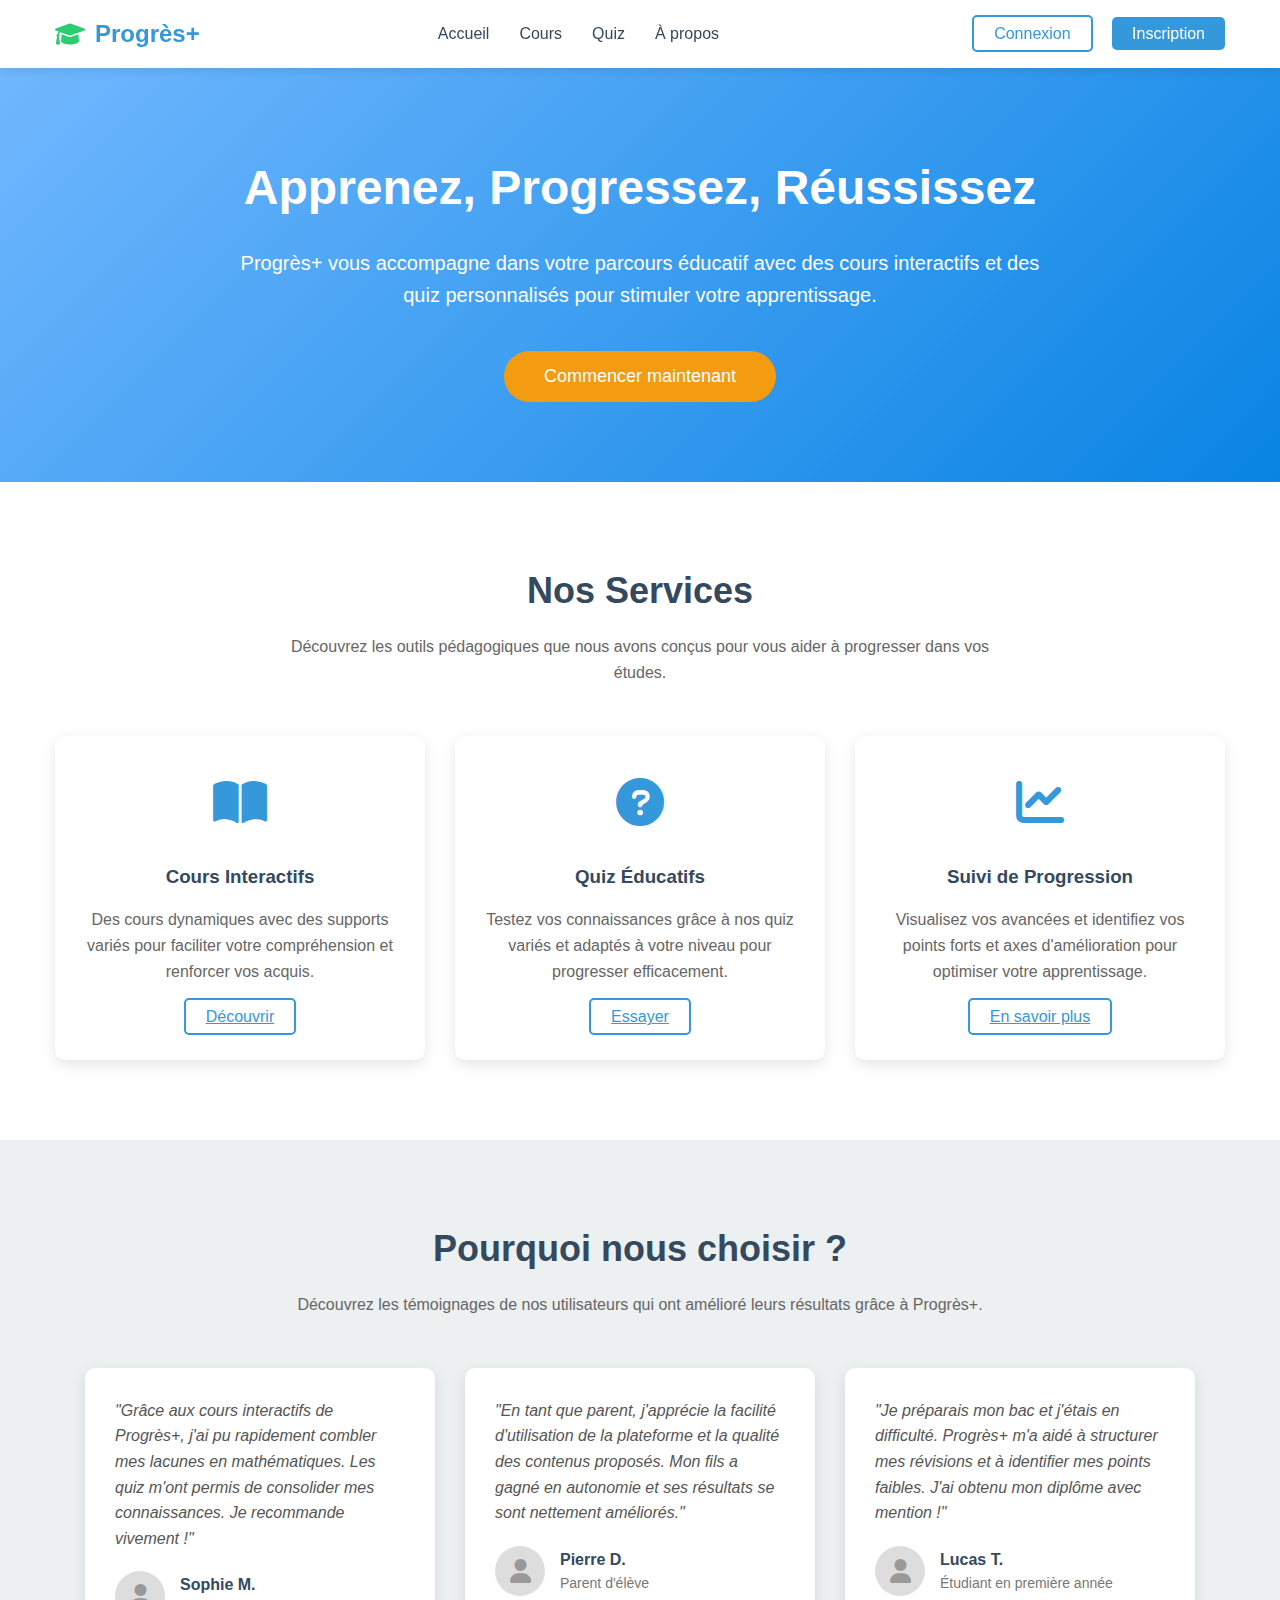
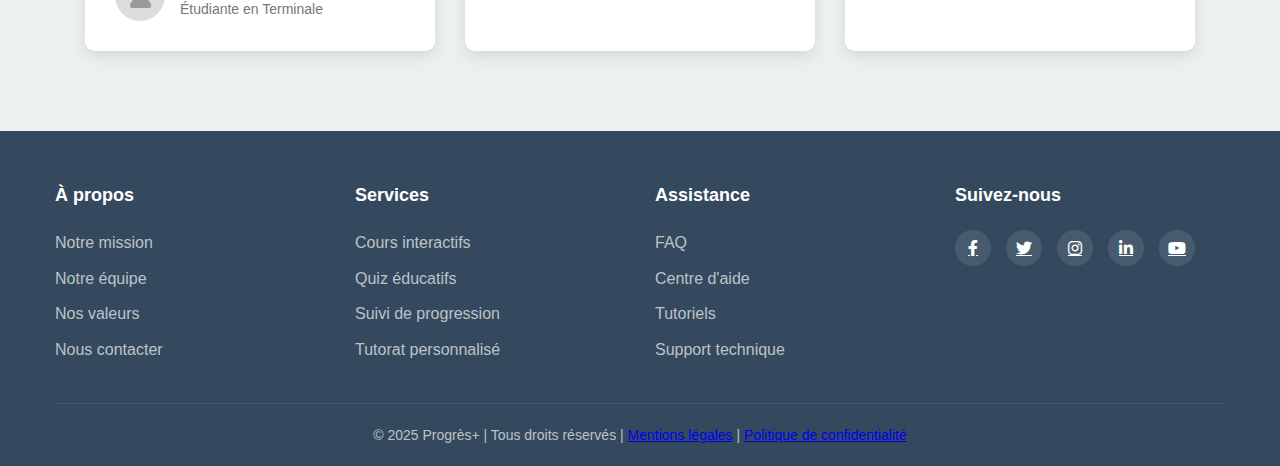
<file: index.html>
<!DOCTYPE html>
<html lang="fr">
<head>
    <meta charset="UTF-8">
    <meta name="viewport" content="width=device-width, initial-scale=1.0">
    <title>Progrès+ | Cours interactifs et quiz éducatifs</title>
    <link rel="stylesheet" href="https://cdnjs.cloudflare.com/ajax/libs/font-awesome/6.0.0/css/all.min.css">
    <link rel="stylesheet" href="styles.css">
</head>
<body>
    <!-- Header Section -->
    <header>
        <div class="container">
            <div class="header-content">
                <div class="logo">
                    <i class="fas fa-graduation-cap"></i>
                    Progrès+
                </div>
                <button class="nav-toggle" id="navToggle">
                    <i class="fas fa-bars"></i>
                </button>
                <nav id="mainNav">
                    <ul>
                        <li><a href="#" class="active">Accueil</a></li>
                        <li><a href="#">Cours</a></li>
                        <li><a href="#">Quiz</a></li>
                        <li><a href="#">À propos</a></li>
                    </ul>
                </nav>
                <div class="auth-buttons" id="authButtons">
                    <a href="auth.html" class="btn btn-outline">Connexion</a>
                    <a href="auth.html?signup=true" class="btn btn-primary">Inscription</a>
                </div>
            </div>
        </div>
    </header>

    <!-- Hero Section -->
    <section class="hero">
        <div class="container">
            <h1>Apprenez, Progressez, Réussissez</h1>
            <p>Progrès+ vous accompagne dans votre parcours éducatif avec des cours interactifs et des quiz personnalisés pour stimuler votre apprentissage.</p>
            <button class="cta-btn" id="mainCTA">Commencer maintenant</button>
        </div>
    </section>

    <!-- Services Section -->
    <section class="services">
        <div class="container">
            <div class="section-title">
                <h2>Nos Services</h2>
                <p>Découvrez les outils pédagogiques que nous avons conçus pour vous aider à progresser dans vos études.</p>
            </div>
            <div class="services-grid">
                <div class="service-card">
                    <div class="service-icon">
                        <i class="fas fa-book-open"></i>
                    </div>
                    <h3>Cours Interactifs</h3>
                    <p>Des cours dynamiques avec des supports variés pour faciliter votre compréhension et renforcer vos acquis.</p>
                    <a href="#" class="btn btn-outline">Découvrir</a>
                </div>
                <div class="service-card">
                    <div class="service-icon">
                        <i class="fas fa-question-circle"></i>
                    </div>
                    <h3>Quiz Éducatifs</h3>
                    <p>Testez vos connaissances grâce à nos quiz variés et adaptés à votre niveau pour progresser efficacement.</p>
                    <a href="#" class="btn btn-outline">Essayer</a>
                </div>
                <div class="service-card">
                    <div class="service-icon">
                        <i class="fas fa-chart-line"></i>
                    </div>
                    <h3>Suivi de Progression</h3>
                    <p>Visualisez vos avancées et identifiez vos points forts et axes d'amélioration pour optimiser votre apprentissage.</p>
                    <a href="#" class="btn btn-outline">En savoir plus</a>
                </div>
            </div>
        </div>
    </section>

    <!-- Testimonials Section -->
    <section class="testimonials">
        <div class="container">
            <div class="section-title">
                <h2>Pourquoi nous choisir ?</h2>
                <p>Découvrez les témoignages de nos utilisateurs qui ont amélioré leurs résultats grâce à Progrès+.</p>
            </div>
            <div class="testimonials-container">
                <div class="testimonial-card">
                    <div class="testimonial-text">
                        "Grâce aux cours interactifs de Progrès+, j'ai pu rapidement combler mes lacunes en mathématiques. Les quiz m'ont permis de consolider mes connaissances. Je recommande vivement !"
                    </div>
                    <div class="testimonial-author">
                        <div class="author-avatar">
                            <i class="fas fa-user"></i>
                        </div>
                        <div class="author-info">
                            <h4>Sophie M.</h4>
                            <p>Étudiante en Terminale</p>
                        </div>
                    </div>
                </div>
                <div class="testimonial-card">
                    <div class="testimonial-text">
                        "En tant que parent, j'apprécie la facilité d'utilisation de la plateforme et la qualité des contenus proposés. Mon fils a gagné en autonomie et ses résultats se sont nettement améliorés."
                    </div>
                    <div class="testimonial-author">
                        <div class="author-avatar">
                            <i class="fas fa-user"></i>
                        </div>
                        <div class="author-info">
                            <h4>Pierre D.</h4>
                            <p>Parent d'élève</p>
                        </div>
                    </div>
                </div>
                <div class="testimonial-card">
                    <div class="testimonial-text">
                        "Je préparais mon bac et j'étais en difficulté. Progrès+ m'a aidé à structurer mes révisions et à identifier mes points faibles. J'ai obtenu mon diplôme avec mention !"
                    </div>
                    <div class="testimonial-author">
                        <div class="author-avatar">
                            <i class="fas fa-user"></i>
                        </div>
                        <div class="author-info">
                            <h4>Lucas T.</h4>
                            <p>Étudiant en première année</p>
                        </div>
                    </div>
                </div>
            </div>
        </div>
    </section>

    <!-- Footer Section -->
    <footer>
        <div class="container">
            <div class="footer-content">
                <div class="footer-column">
                    <h3>À propos</h3>
                    <ul>
                        <li><a href="#">Notre mission</a></li>
                        <li><a href="#">Notre équipe</a></li>
                        <li><a href="#">Nos valeurs</a></li>
                        <li><a href="#">Nous contacter</a></li>
                    </ul>
                </div>
                <div class="footer-column">
                    <h3>Services</h3>
                    <ul>
                        <li><a href="#">Cours interactifs</a></li>
                        <li><a href="#">Quiz éducatifs</a></li>
                        <li><a href="#">Suivi de progression</a></li>
                        <li><a href="#">Tutorat personnalisé</a></li>
                    </ul>
                </div>
                <div class="footer-column">
                    <h3>Assistance</h3>
                    <ul>
                        <li><a href="#">FAQ</a></li>
                        <li><a href="#">Centre d'aide</a></li>
                        <li><a href="#">Tutoriels</a></li>
                        <li><a href="#">Support technique</a></li>
                    </ul>
                </div>
                <div class="footer-column">
                    <h3>Suivez-nous</h3>
                    <div class="social-links">
                        <a href="#"><i class="fab fa-facebook-f"></i></a>
                        <a href="#"><i class="fab fa-twitter"></i></a>
                        <a href="#"><i class="fab fa-instagram"></i></a>
                        <a href="#"><i class="fab fa-linkedin-in"></i></a>
                        <a href="#"><i class="fab fa-youtube"></i></a>
                    </div>
                </div>
            </div>
            <div class="footer-bottom">
                <p>&copy; 2025 Progrès+ | Tous droits réservés | <a href="#">Mentions légales</a> | <a href="#">Politique de confidentialité</a></p>
            </div>
        </div>
    </footer>

    <script src="script.js"></script>
</body>
</html>
</file>
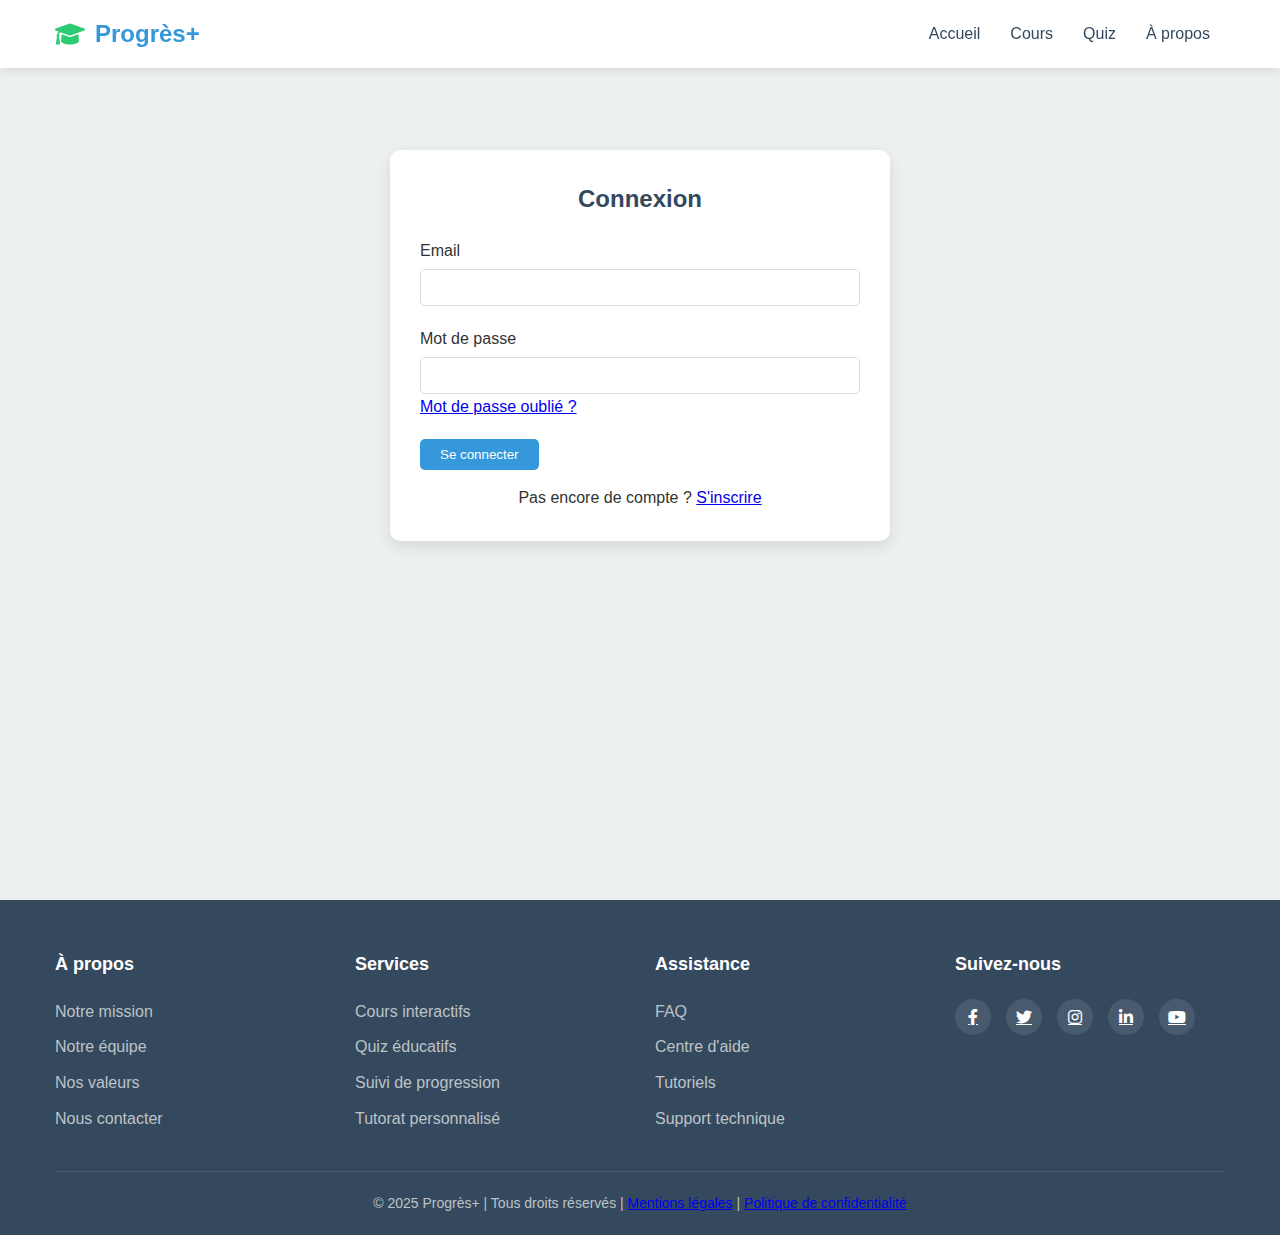
<file: auth.html>
<!DOCTYPE html>
<html lang="fr">
<head>
    <meta charset="UTF-8">
    <meta name="viewport" content="width=device-width, initial-scale=1.0">
    <title>Progrès+ | Connexion et Inscription</title>
    <link rel="stylesheet" href="https://cdnjs.cloudflare.com/ajax/libs/font-awesome/6.0.0/css/all.min.css">
    <link rel="stylesheet" href="styles.css">
</head>
<body>
    <!-- Header Section -->
    <header>
        <div class="container">
            <div class="header-content">
                <div class="logo">
                    <a href="index.html">
                        <i class="fas fa-graduation-cap"></i>
                        Progrès+
                    </a>
                </div>
                <button class="nav-toggle" id="navToggle">
                    <i class="fas fa-bars"></i>
                </button>
                <nav id="mainNav">
                    <ul>
                        <li><a href="index.html">Accueil</a></li>
                        <li><a href="#">Cours</a></li>
                        <li><a href="#">Quiz</a></li>
                        <li><a href="#">À propos</a></li>
                    </ul>
                </nav>
            </div>
        </div>
    </header>

    <!-- Auth Section -->
    <section class="auth-section">
        <div class="container">
            <div class="auth-container">
                <!-- Login Form -->
                <div class="auth-form-container" id="loginContainer">
                    <h2>Connexion</h2>
                    <div class="message error-message" id="loginError"></div>
                    <div class="message success-message" id="loginSuccess"></div>
                    <form id="loginForm">
                        <div class="form-group">
                            <label for="loginEmail">Email</label>
                            <input type="email" id="loginEmail" name="email" required>
                        </div>
                        <div class="form-group">
                            <label for="loginPassword">Mot de passe</label>
                            <input type="password" id="loginPassword" name="password" required>
                            <p class="forgot-password"><a href="#" id="forgotPassword">Mot de passe oublié ?</a></p>
                        </div>
                        <button type="submit" class="btn btn-primary">Se connecter</button>
                        <p style="margin-top: 15px; text-align: center;">
                            Pas encore de compte ? <a href="#" id="switchToSignup">S'inscrire</a>
                        </p>
                    </form>
                    </div>
                </div>

                <!-- Forgot Password Form (à ajouter dans auth.html après le loginContainer) -->
                <div class="auth-form-container" id="forgotPasswordContainer" style="display: none;">
                    <h2>Réinitialisation du mot de passe</h2>
                    <div class="message error-message" id="forgotPasswordError"></div>
                    <div class="message success-message" id="forgotPasswordSuccess"></div>
                    <form id="forgotPasswordForm">
                        <div class="form-group">
                            <label for="forgotPasswordEmail">Email</label>
                            <input type="email" id="forgotPasswordEmail" name="email" required>
                        </div>
                        <button type="submit" class="btn btn-primary">Envoyer le lien de réinitialisation</button>
                        <p style="margin-top: 15px; text-align: center;">
                            <a href="#" id="backToLogin">Retour à la connexion</a>
                        </p>
                    </form>
                </div>
                
                <!-- Reset Password Form (à ajouter également) -->
                <div class="auth-form-container" id="resetPasswordContainer" style="display: none;">
                    <h2>Définir un nouveau mot de passe</h2>
                    <div class="message error-message" id="resetPasswordError"></div>
                    <div class="message success-message" id="resetPasswordSuccess"></div>
                    <form id="resetPasswordForm">
                        <input type="hidden" id="resetToken" name="token">
                        <div class="form-group">
                            <label for="newPassword">Nouveau mot de passe</label>
                            <input type="password" id="newPassword" name="password" required>
                        </div>
                        <div class="form-group">
                            <label for="confirmNewPassword">Confirmer le mot de passe</label>
                            <input type="password" id="confirmNewPassword" name="confirmPassword" required>
                        </div>
                        <button type="submit" class="btn btn-primary">Réinitialiser le mot de passe</button>
                    </form>
                </div>

                <!-- Signup Form -->
                <div class="auth-form-container" id="signupContainer" style="display: none;">
                    <h2>Inscription</h2>
                    <div class="message error-message" id="signupError"></div>
                    <div class="message success-message" id="signupSuccess"></div>
                    <form id="signupForm">
                        <div class="form-group">
                            <label for="signupFirstName">Prénom</label>
                            <input type="text" id="signupFirstName" name="firstName" required>
                        </div>
                        <div class="form-group">
                            <label for="signupLastName">Nom</label>
                            <input type="text" id="signupLastName" name="lastName" required>
                        </div>
                        <div class="form-group">
                            <label for="signupEmail">Email</label>
                            <input type="email" id="signupEmail" name="email" required>
                        </div>
                        <div class="form-group">
                            <label for="signupPassword">Mot de passe</label>
                            <input type="password" id="signupPassword" name="password" required>
                        </div>
                        <div class="form-group">
                            <label for="signupConfirmPassword">Confirmer le mot de passe</label>
                            <input type="password" id="signupConfirmPassword" name="confirmPassword" required>
                        </div>
                        <button type="submit" class="btn btn-primary">S'inscrire</button>
                        <p style="margin-top: 15px; text-align: center;">
                            Déjà inscrit ? <a href="#" id="switchToLogin">Se connecter</a>
                        </p>
                    </form>
                </div>
            </div>
        </div>
    </section>
    
    <!-- Footer Section -->
    <footer>
        <div class="container">
            <div class="footer-content">
                <div class="footer-column">
                    <h3>À propos</h3>
                    <ul>
                        <li><a href="#">Notre mission</a></li>
                        <li><a href="#">Notre équipe</a></li>
                        <li><a href="#">Nos valeurs</a></li>
                        <li><a href="#">Nous contacter</a></li>
                    </ul>
                </div>
                <div class="footer-column">
                    <h3>Services</h3>
                    <ul>
                        <li><a href="#">Cours interactifs</a></li>
                        <li><a href="#">Quiz éducatifs</a></li>
                        <li><a href="#">Suivi de progression</a></li>
                        <li><a href="#">Tutorat personnalisé</a></li>
                    </ul>
                </div>
                <div class="footer-column">
                    <h3>Assistance</h3>
                    <ul>
                        <li><a href="#">FAQ</a></li>
                        <li><a href="#">Centre d'aide</a></li>
                        <li><a href="#">Tutoriels</a></li>
                        <li><a href="#">Support technique</a></li>
                    </ul>
                </div>
                <div class="footer-column">
                    <h3>Suivez-nous</h3>
                    <div class="social-links">
                        <a href="#"><i class="fab fa-facebook-f"></i></a>
                        <a href="#"><i class="fab fa-twitter"></i></a>
                        <a href="#"><i class="fab fa-instagram"></i></a>
                        <a href="#"><i class="fab fa-linkedin-in"></i></a>
                        <a href="#"><i class="fab fa-youtube"></i></a>
                    </div>
                </div>
            </div>
            <div class="footer-bottom">
                <p>&copy; 2025 Progrès+ | Tous droits réservés | <a href="#">Mentions légales</a> | <a href="#">Politique de confidentialité</a></p>
            </div>
        </div>
    </footer>

    <script src="auth.js"></script>
</body>
</html>
</file>
<file: styles.css>
:root {
    --primary-color: #3498db;
    --secondary-color: #2ecc71;
    --accent-color: #f39c12;
    --dark-color: #34495e;
    --light-color: #ecf0f1;
    --danger-color: #e74c3c;
    --success-color: #27ae60;
}

* {
    margin: 0;
    padding: 0;
    box-sizing: border-box;
    font-family: 'Segoe UI', Tahoma, Geneva, Verdana, sans-serif;
}

body {
    background-color: #f8f9fa;
    color: #333;
    line-height: 1.6;
}

.container {
    width: 100%;
    max-width: 1200px;
    margin: 0 auto;
    padding: 0 15px;
}

/* Header Styles */
header {
    background-color: white;
    box-shadow: 0 2px 10px rgba(0, 0, 0, 0.1);
    position: fixed;
    width: 100%;
    top: 0;
    z-index: 1000;
}

.header-content {
    display: flex;
    justify-content: space-between;
    align-items: center;
    padding: 15px 0;
}

.logo {
    display: flex;
    align-items: center;
    font-size: 24px;
    font-weight: bold;
    color: var(--primary-color);
}

.logo a {
    display: flex;
    align-items: center;
    text-decoration: none;
    color: var(--primary-color);
}

.logo i {
    margin-right: 10px;
    color: var(--secondary-color);
}

.nav-toggle {
    display: none;
    background: none;
    border: none;
    font-size: 24px;
    color: var(--dark-color);
    cursor: pointer;
}

nav ul {
    display: flex;
    list-style: none;
}

nav ul li {
    margin: 0 15px;
}

nav ul li a {
    text-decoration: none;
    color: var(--dark-color);
    font-weight: 500;
    transition: color 0.3s;
}

nav ul li a:hover {
    color: var(--primary-color);
}

.auth-buttons a {
    text-decoration: none;
    margin-left: 15px;
}

.btn {
    padding: 8px 20px;
    border-radius: 5px;
    font-weight: 500;
    cursor: pointer;
    transition: all 0.3s;
}

.btn-outline {
    border: 2px solid var(--primary-color);
    color: var(--primary-color);
    background: transparent;
}

.btn-outline:hover {
    background: var(--primary-color);
    color: white;
}

.btn-primary {
    background: var(--primary-color);
    color: white;
    border: none;
}

.btn-primary:hover {
    background: #2980b9;
}

/* Hero Section */
.hero {
    padding: 150px 0 80px;
    background: linear-gradient(135deg, #74b9ff 0%, #0984e3 100%);
    color: white;
    text-align: center;
}

.hero h1 {
    font-size: 48px;
    margin-bottom: 20px;
}

.hero p {
    font-size: 20px;
    max-width: 800px;
    margin: 0 auto 40px;
}

.cta-btn {
    padding: 15px 40px;
    font-size: 18px;
    background: var(--accent-color);
    color: white;
    border: none;
    border-radius: 50px;
    cursor: pointer;
    transition: all 0.3s;
}

.cta-btn:hover {
    background: #e67e22;
    transform: translateY(-3px);
    box-shadow: 0 4px 15px rgba(0, 0, 0, 0.2);
}

/* Services Section */
.services {
    padding: 80px 0;
    background-color: white;
}

.section-title {
    text-align: center;
    margin-bottom: 50px;
}

.section-title h2 {
    font-size: 36px;
    color: var(--dark-color);
    margin-bottom: 15px;
}

.section-title p {
    color: #666;
    max-width: 700px;
    margin: 0 auto;
}

.services-grid {
    display: grid;
    grid-template-columns: repeat(auto-fit, minmax(300px, 1fr));
    gap: 30px;
}

.service-card {
    background: white;
    border-radius: 10px;
    box-shadow: 0 5px 15px rgba(0, 0, 0, 0.1);
    padding: 30px;
    text-align: center;
    transition: transform 0.3s;
}

.service-card:hover {
    transform: translateY(-10px);
}

.service-icon {
    font-size: 48px;
    color: var(--primary-color);
    margin-bottom: 20px;
}

.service-card h3 {
    margin-bottom: 15px;
    color: var(--dark-color);
}

.service-card p {
    color: #666;
    margin-bottom: 20px;
}

/* Testimonials */
.testimonials {
    padding: 80px 0;
    background-color: var(--light-color);
}

.testimonials-container {
    display: flex;
    justify-content: center;
    flex-wrap: wrap;
    gap: 30px;
}

.testimonial-card {
    background: white;
    padding: 30px;
    border-radius: 10px;
    box-shadow: 0 5px 15px rgba(0, 0, 0, 0.1);
    max-width: 350px;
}

.testimonial-text {
    font-style: italic;
    margin-bottom: 20px;
    color: #555;
}

.testimonial-author {
    display: flex;
    align-items: center;
}

.author-avatar {
    width: 50px;
    height: 50px;
    border-radius: 50%;
    background-color: #ddd;
    display: flex;
    align-items: center;
    justify-content: center;
    margin-right: 15px;
    overflow: hidden;
}

.author-avatar i {
    font-size: 24px;
    color: #999;
}

.author-info h4 {
    margin: 0;
    color: var(--dark-color);
}

.author-info p {
    margin: 0;
    color: #777;
    font-size: 14px;
}

/* Footer */
footer {
    background-color: var(--dark-color);
    color: white;
    padding: 50px 0 20px;
}

.footer-content {
    display: grid;
    grid-template-columns: repeat(auto-fit, minmax(200px, 1fr));
    gap: 30px;
    margin-bottom: 30px;
}

.footer-column h3 {
    margin-bottom: 20px;
    font-size: 18px;
}

.footer-column ul {
    list-style: none;
}

.footer-column ul li {
    margin-bottom: 10px;
}

.footer-column ul li a {
    color: #bdc3c7;
    text-decoration: none;
    transition: color 0.3s;
}

.footer-column ul li a:hover {
    color: white;
}

.social-links {
    display: flex;
    gap: 15px;
}

.social-links a {
    color: white;
    background-color: rgba(255, 255, 255, 0.1);
    width: 36px;
    height: 36px;
    border-radius: 50%;
    display: flex;
    align-items: center;
    justify-content: center;
    transition: background-color 0.3s;
}

.social-links a:hover {
    background-color: var(--primary-color);
}

.footer-bottom {
    text-align: center;
    padding-top: 20px;
    border-top: 1px solid rgba(255, 255, 255, 0.1);
    color: #bdc3c7;
    font-size: 14px;
}

/* Auth Section Styles */
.auth-section {
    padding: 150px 0 80px;
    background-color: var(--light-color);
    min-height: 100vh;
}

.auth-container {
    max-width: 500px;
    margin: 0 auto;
}

.auth-form-container {
    background-color: white;
    padding: 30px;
    border-radius: 10px;
    box-shadow: 0 5px 15px rgba(0, 0, 0, 0.1);
}

.auth-form-container h2 {
    margin-bottom: 20px;
    color: var(--dark-color);
    text-align: center;
}

.form-group {
    margin-bottom: 20px;
}

.form-group label {
    display: block;
    margin-bottom: 5px;
    font-weight: 500;
}

.form-group input {
    width: 100%;
    padding: 10px;
    border: 1px solid #ddd;
    border-radius: 5px;
}

.message {
    padding: 10px;
    border-radius: 5px;
    margin-bottom: 15px;
    display: none;
}

.error-message {
    background-color: #ffebee;
    color: var(--danger-color);
    border: 1px solid #ffcdd2;
}

.success-message {
    background-color: #e8f5e9;
    color: var(--success-color);
    border: 1px solid #c8e6c9;
}

/* Responsive Styles */
@media (max-width: 768px) {
    .header-content {
        padding: 15px;
    }
    
    .nav-toggle {
        display: block;
    }
    
    nav {
        position: absolute;
        top: 70px;
        left: 0;
        width: 100%;
        background: white;
        transform: scaleY(0);
        transform-origin: top;
        transition: transform 0.3s;
        box-shadow: 0 5px 10px rgba(0, 0, 0, 0.1);
    }
    
    nav.active {
        transform: scaleY(1);
    }
    
    nav ul {
        flex-direction: column;
        padding: 20px;
    }
    
    nav ul li {
        margin: 10px 0;
    }
    
    .auth-buttons {
        margin-top: 15px;
        display: flex;
        flex-direction: column;
        gap: 10px;
    }
    
    .auth-buttons a {
        margin: 0;
    }
    
    .hero h1 {
        font-size: 36px;
    }
    
    .hero p {
        font-size: 18px;
    }
}
</file>
